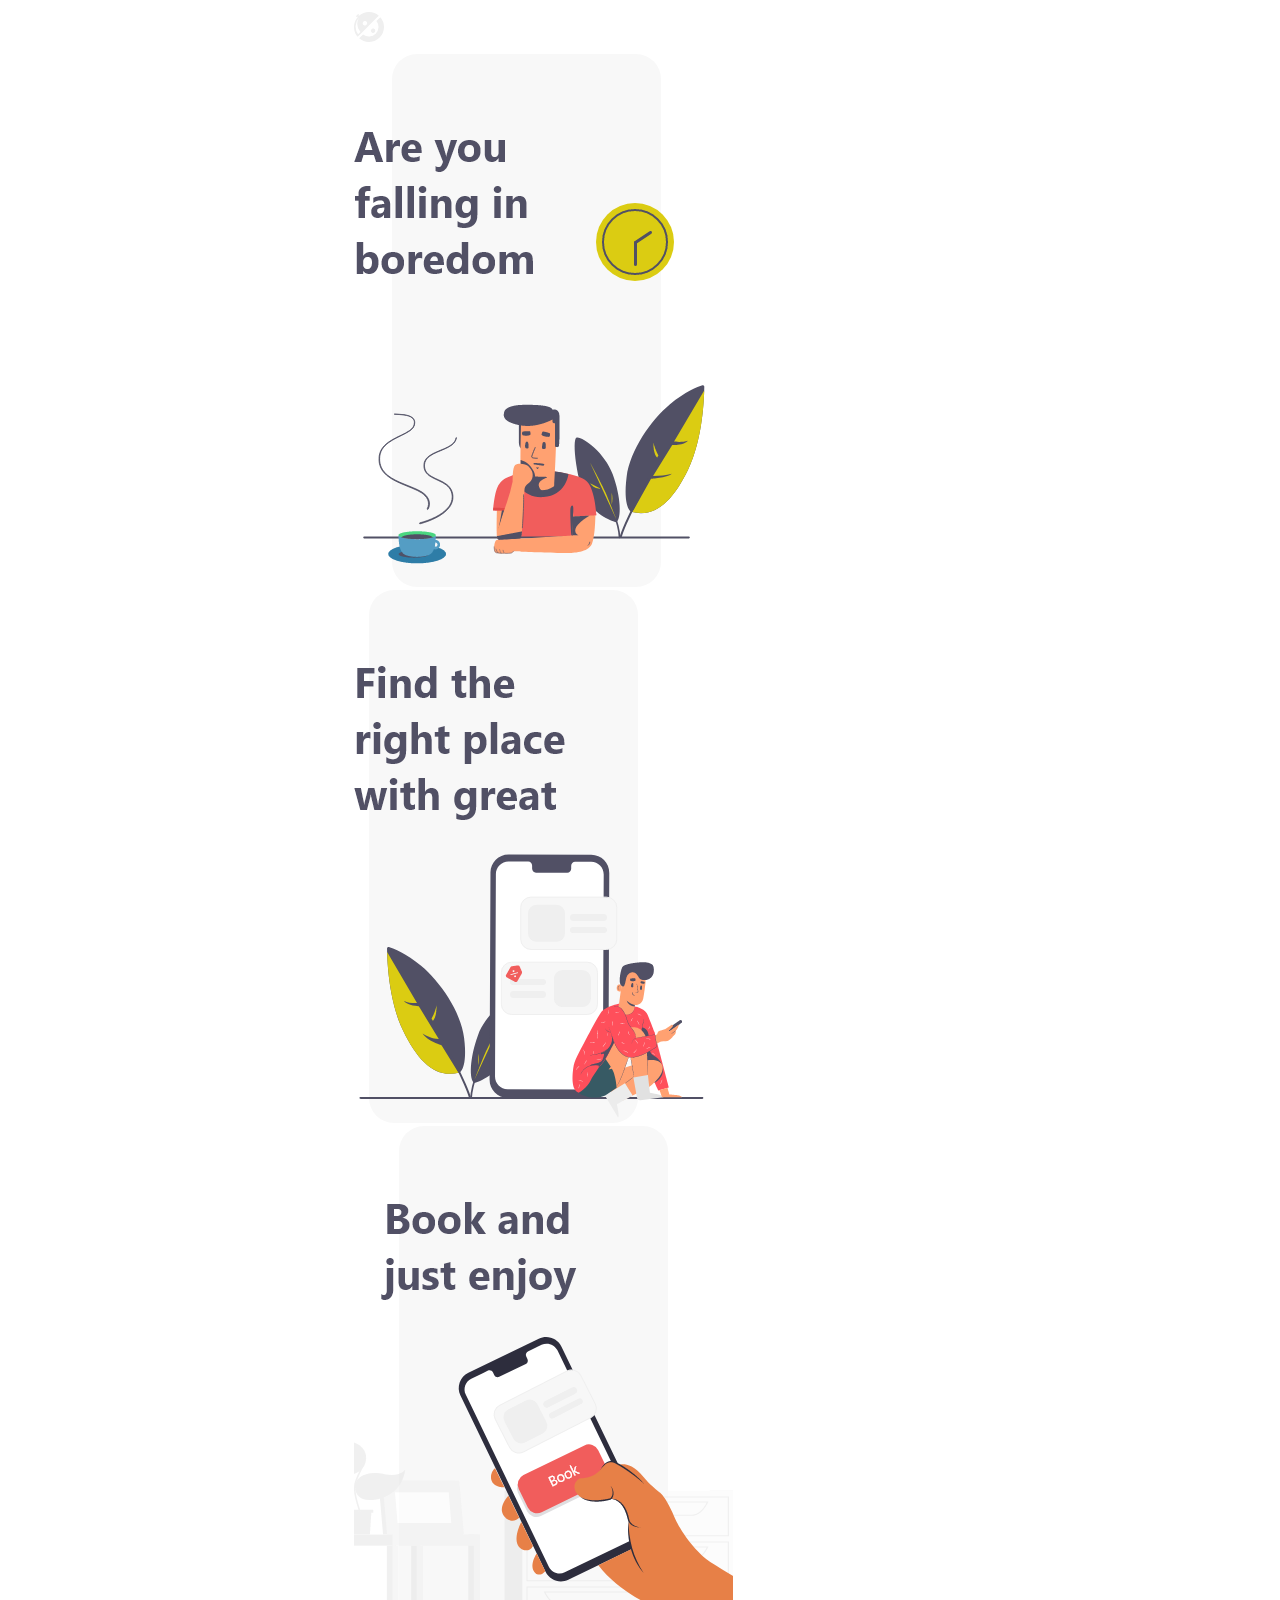
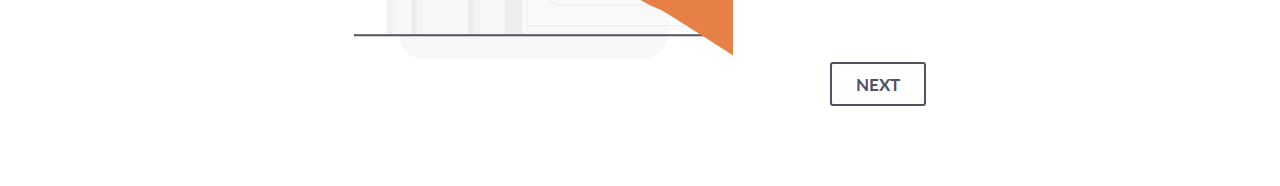
<file: index.html>
<!DOCTYPE html>
<html lang="en">
  <head>
    <title>JoyOut | Diner app</title>
    <meta charset="UTF-8" />
    <meta name="viewport" content="width=device-width, initial-scale=1.0" />
    <link
      href="https://fonts.googleapis.com/css2?family=Lato:wght@300;400;700;900&display=swap"
      rel="stylesheet"
    />
    <link rel="stylesheet" href="./assets/css/style.css" />
  </head>
  <body>
    <!-- Header -->
    <header>
      <div class="mainContainer flex flex_align-center">
        <img
          src="./assets/img/joyout-white-icon.svg"
          alt="Joyout white logo icon"
          class="joyout-white-logo"
        />
      </div>
    </header>

    <!-- Welcome -->
    <section id="welcomeScreens" class="mainContainer">
      <div class="screens">
        <div class="screen active" data-screen-index="1">
          <img
            src="./assets/img/welcome/screen1.png"
            alt="First welcome screen"
          />
        </div>
        <div class="screen" data-screen-index="2">
          <img
            src="./assets/img/welcome/screen2.png"
            alt="First welcome screen"
          />
        </div>
        <div class="screen" data-screen-index="3">
          <img
            src="./assets/img/welcome/screen3.png"
            alt="First welcome screen"
          />
        </div>
      </div>
      <div class="action flex flex_align-center flex_justify-between">
        <div class="progressBar" data-screen-index="1"><span></span></div>
        <button class="btn outlineBtn" onclick="renderNextWelcomeScreen(event)">
          NEXT
        </button>
      </div>
    </section>

    <script>
      function renderNextWelcomeScreen() {
        const activeScreen = document.querySelector('.screen.active');
        const progressBar = document.querySelector('.progressBar span');
        const activeIndex = parseInt(
          activeScreen.getAttribute('data-screen-index')
        );

        let nextIndex;
        if (activeIndex < 3) {
          // Hide current screen
          activeScreen.classList.remove('active');
          activeScreen.classList.add('fadeOut');
          // Show next screen
          nextIndex = activeIndex + 1;
          const nextScreen = document.querySelector(
            `.screen[data-screen-index="${nextIndex}"]`
          );
          nextScreen.classList.add('active');
          // Update progressBar
          progressBar.style.transform = `translateX(${activeIndex * 30}px)`;
        } else {
          window.location.pathname = '/login.html';
        }
      }
    </script>
  </body>
</html>
</file>
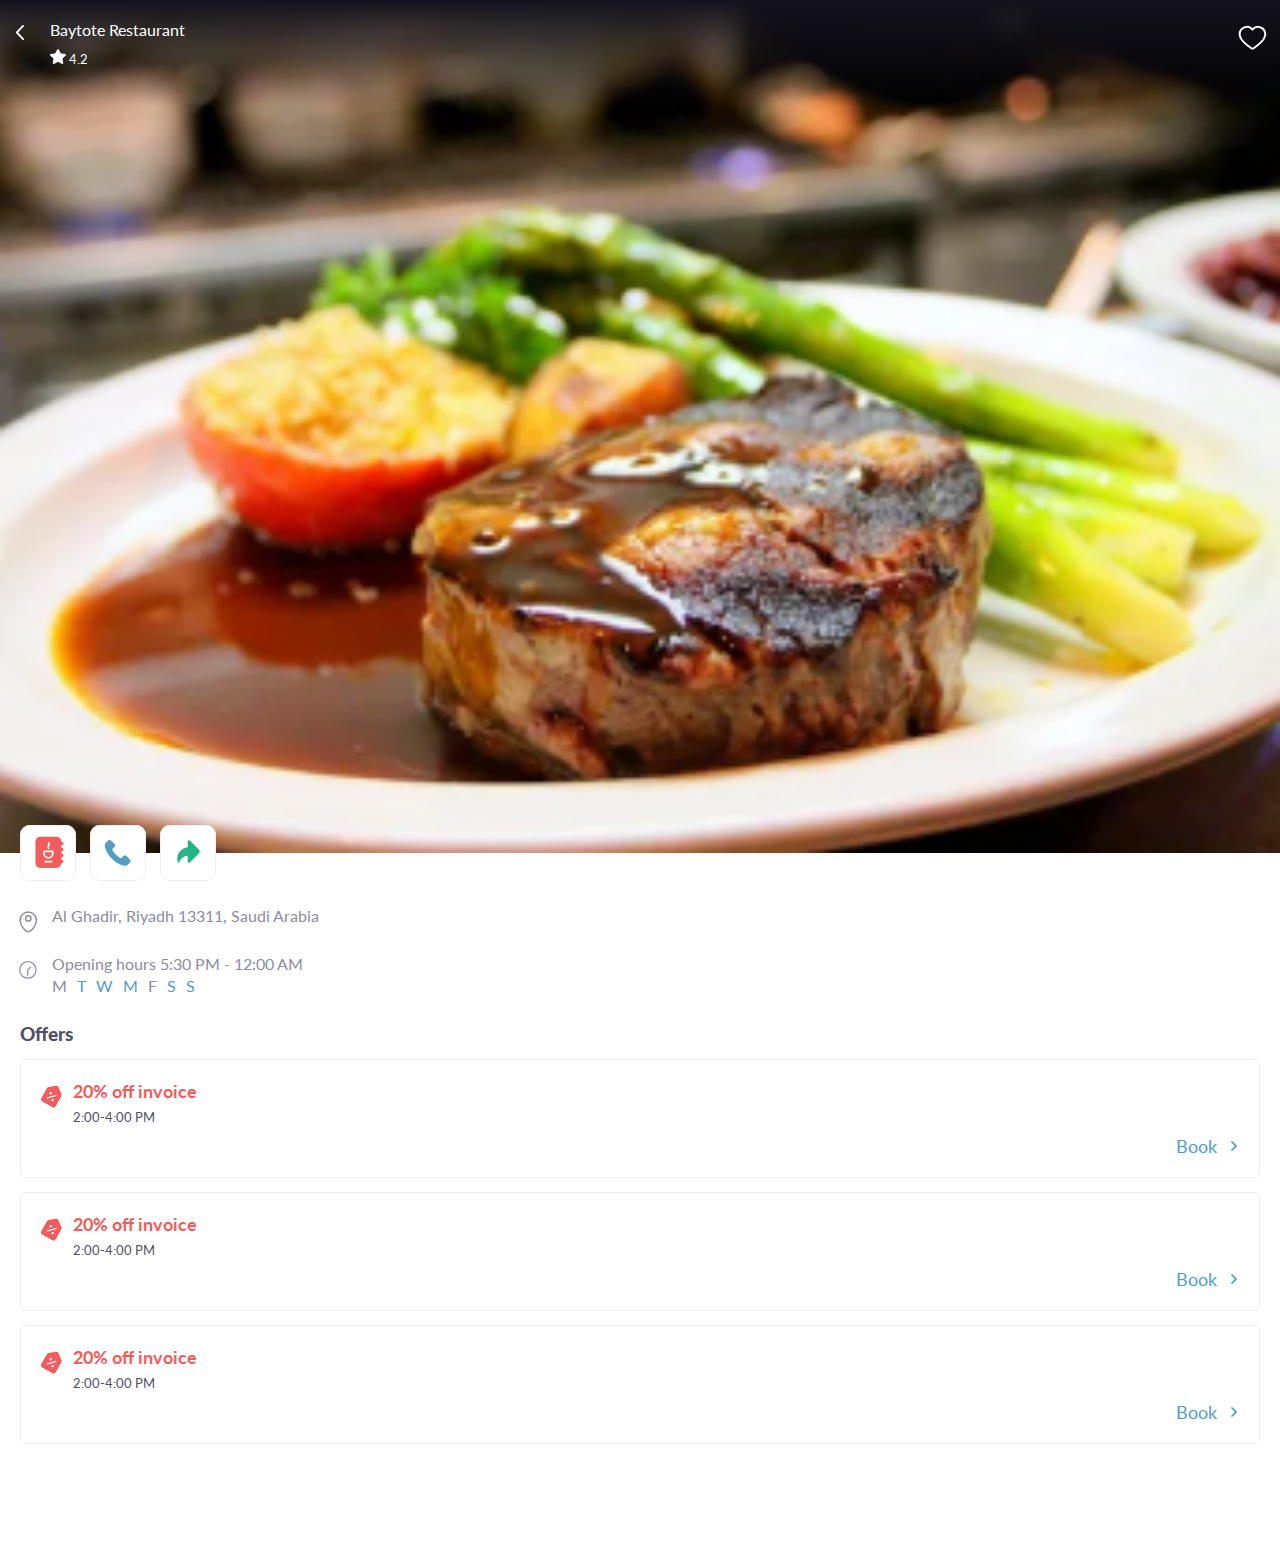
<file: details.html>
<!DOCTYPE html>
<html lang="en">
  <head>
    <title>JoyOut | Diner app</title>
    <meta charset="UTF-8" />
    <meta name="viewport" content="width=device-width, initial-scale=1.0" />
    <link
      href="https://fonts.googleapis.com/css2?family=Lato:wght@300;400;700;900&display=swap"
      rel="stylesheet"
    />
    <link rel="stylesheet" href="./assets/css/style.css" />
  </head>
  <body>
    <!-- restaurant cover -->
    <div class="restaurant-details_cover">
      <div class="top-row">
        <div class="left flex flex_align-start">
          <div class="back-arrow">
            <img
              src="./assets/img/icons/back-arrow.svg"
              alt="back arrow icon"
            />
          </div>
          <div class="flex flex_dir-col">
            <div class="name">Baytote Restaurant</div>
            <div class="rate">
              <img
                src="./assets/img/icons/white-star.svg"
                alt="White star icon"
              />
              <span>4.2</span>
            </div>
          </div>
        </div>
        <div class="right">
          <div class="favourite">
            <img src="./assets/img/icons/heart.svg" alt="Heart icon" />
          </div>
        </div>
      </div>
      <div class="cover">
        <img
          src="./assets/img/restaurant-covers/1.png"
          alt="Restaurant cover"
        />
      </div>

      <div class="icons">
        <img src="./assets/img/icons/menu.svg" alt="menu icon" />
        <img src="./assets/img/icons/phone.svg" alt="phone icon" />
        <img src="./assets/img/icons/share.svg" alt="share icon" />
      </div>
    </div>

    <!-- Information like address and opening hours -->
    <div class="restaurant-details_info">
      <div class="address">
        <img
          src="./assets/img/icons/location-outline.svg"
          alt="location-outline icon"
        />
        <p>Al Ghadir, Riyadh 13311, Saudi Arabia</p>
      </div>
      <div class="opening-hours">
        <img src="./assets/img/icons/clock.svg" alt="clock icon" />
        <div>
          <p>Opening hours 5:30 PM - 12:00 AM</p>
          <div class="days">
            <span>M</span>
            <span class="active">T</span>
            <span class="active">W</span>
            <span class="active">M</span>
            <span>F</span>
            <span class="active">S</span>
            <span class="active">S</span>
          </div>
        </div>
      </div>
    </div>

    <!-- Offer list -->
    <div class="restaurant-details_offers">
      <h3>Offers</h3>
      <ul>
        <!-- Offer list item -->
        <li>
          <div class="flex">
            <img
              src="./assets/img/icons/navbar/discover-active.svg"
              alt="discount icon"
              class="discount-icon"
            />
            <div class="content">
              <div class="name">20% off invoice</div>
              <small class="hours">2:00-4:00 PM</small>
            </div>
          </div>
          <div class="flex flex_justify-end">
            <button class="book-btn">
              <span>Book</span>
              <img
                src="./assets/img/icons/right-arrow.svg"
                alt="right-arrow icon"
              />
            </button>
          </div>
        </li>
        <!-- Offer list item -->
        <li>
          <div class="flex">
            <img
              src="./assets/img/icons/navbar/discover-active.svg"
              alt="discount icon"
              class="discount-icon"
            />
            <div class="content">
              <div class="name">20% off invoice</div>
              <small class="hours">2:00-4:00 PM</small>
            </div>
          </div>
          <div class="flex flex_justify-end">
            <button class="book-btn">
              <span>Book</span>
              <img
                src="./assets/img/icons/right-arrow.svg"
                alt="right-arrow icon"
              />
            </button>
          </div>
        </li>
        <!-- Offer list item -->
        <li>
          <div class="flex">
            <img
              src="./assets/img/icons/navbar/discover-active.svg"
              alt="discount icon"
              class="discount-icon"
            />
            <div class="content">
              <div class="name">20% off invoice</div>
              <small class="hours">2:00-4:00 PM</small>
            </div>
          </div>
          <div class="flex flex_justify-end">
            <button class="book-btn">
              <span>Book</span>
              <img
                src="./assets/img/icons/right-arrow.svg"
                alt="right-arrow icon"
              />
            </button>
          </div>
        </li>
      </ul>
    </div>
  </body>
</html>
</file>
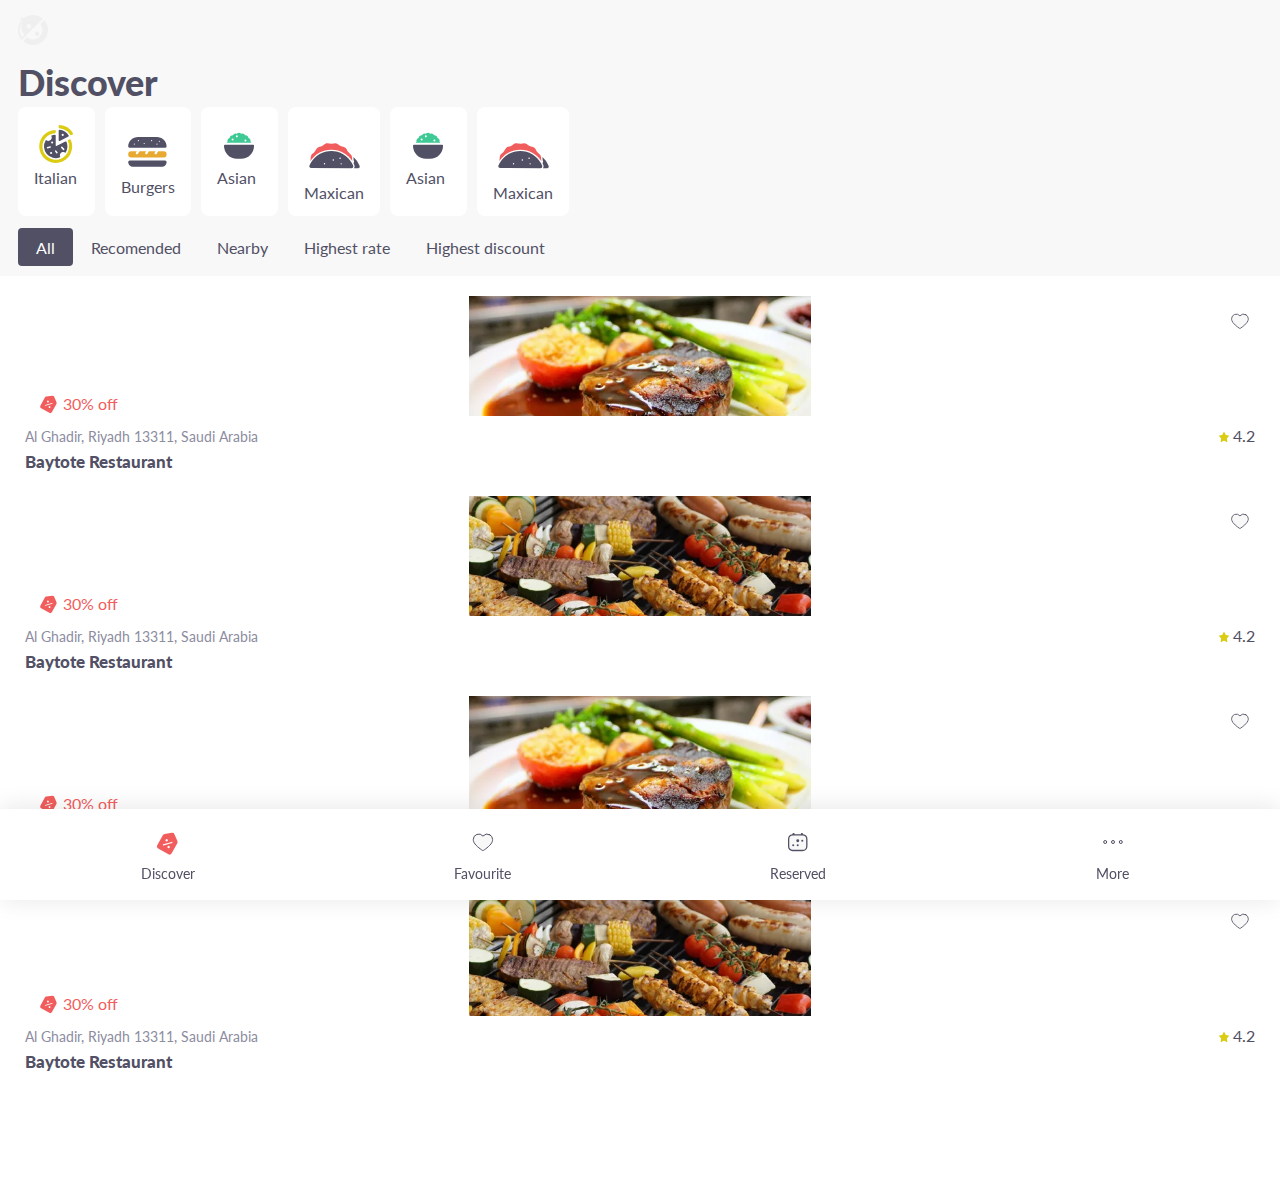
<file: discover.html>
<!DOCTYPE html>
<html lang="en">
  <head>
    <title>JoyOut | Diner app</title>
    <meta charset="UTF-8" />
    <meta name="viewport" content="width=device-width, initial-scale=1.0" />
    <link
      href="https://fonts.googleapis.com/css2?family=Lato:wght@300;400;700;900&display=swap"
      rel="stylesheet"
    />
    <link rel="stylesheet" href="./assets/css/style.css" />
  </head>
  <body>
    <!-- Discover header elements -->
    <div class="discover-header_top">
      <img
        src="./assets/img/joyout-white-icon.svg"
        alt="Joyout white logo icon"
        class="joyout-white-logo"
      />
    </div>
    <!-- Discover title -->
    <h1 class="discover-header_title">Discover</h1>
    <!-- Discover filters -->
    <div class="discover-header_filters">
      <ul>
        <li class="filter-item">
          <img
            src="./assets/img/icons/filters/italian.svg"
            alt="Italian food icon"
          />
          <span>Italian</span>
        </li>
        <li class="filter-item">
          <img
            src="./assets/img/icons/filters/burgers.svg"
            alt="burgers food icon"
          />
          <span>Burgers</span>
        </li>
        <li class="filter-item">
          <img
            src="./assets/img/icons/filters/asian.svg"
            alt="asian food icon"
          />
          <span>Asian</span>
        </li>
        <li class="filter-item">
          <img
            src="./assets/img/icons/filters/maxican.svg"
            alt="maxican food icon"
          />
          <span>Maxican</span>
        </li>

        <li class="filter-item">
          <img
            src="./assets/img/icons/filters/asian.svg"
            alt="asian food icon"
          />
          <span>Asian</span>
        </li>
        <li class="filter-item">
          <img
            src="./assets/img/icons/filters/maxican.svg"
            alt="maxican food icon"
          />
          <span>Maxican</span>
        </li>
      </ul>
    </div>
    <!-- Discover tabs -->
    <div class="discover-header_tabs">
      <ul>
        <li class="active">All</li>
        <li>Recomended</li>
        <li>Nearby</li>
        <li>Highest rate</li>
        <li>Highest discount</li>
      </ul>
    </div>

    <!-- Restaurants List -->
    <div class="restaurants-list">
      <!-- Restaurant card component -->
      <a href="/details.html" class="restaurant-card">
        <div class="restaurant-cover">
          <!-- Favourite icon -->
          <div class="favourite-icon">
            <img
              src="./assets/img/icons/navbar/favourite.svg"
              alt="favourite icon"
            />
          </div>
          <!-- Cover -->
          <div class="cover">
            <img
              src="./assets/img/restaurant-covers/1.png"
              alt="Restaurant cover"
            />
          </div>
          <!-- Discount -->
          <div class="discount">
            <img
              src="./assets/img/icons/navbar/discover-active.svg"
              alt="discover active icon"
            />
            <span>30% off</span>
          </div>
        </div>
        <div class="restaurant-content">
          <div class="flex flex_justify-between">
            <p>Al Ghadir, Riyadh 13311, Saudi Arabia</p>
            <div class="rate">
              <img src="./assets/img/icons/star.svg" alt="star icon" />
              <span>4.2</span>
            </div>
          </div>
          <h2 class="restaurant-name">Baytote Restaurant</h2>
        </div>
      </a>
      <!-- Restaurant card component -->
      <a href="/details.html" class="restaurant-card">
        <div class="restaurant-cover">
          <!-- Favourite icon -->
          <div class="favourite-icon">
            <img
              src="./assets/img/icons/navbar/favourite.svg"
              alt="favourite icon"
            />
          </div>
          <!-- Cover -->
          <div class="cover">
            <img
              src="./assets/img/restaurant-covers/2.png"
              alt="Restaurant cover"
            />
          </div>
          <!-- Discount -->
          <div class="discount">
            <img
              src="./assets/img/icons/navbar/discover-active.svg"
              alt="discover active icon"
            />
            <span>30% off</span>
          </div>
        </div>
        <div class="restaurant-content">
          <div class="flex flex_justify-between">
            <p>Al Ghadir, Riyadh 13311, Saudi Arabia</p>
            <div class="rate">
              <img src="./assets/img/icons/star.svg" alt="star icon" />
              <span>4.2</span>
            </div>
          </div>
          <h2 class="restaurant-name">Baytote Restaurant</h2>
        </div>
      </a>
      <!-- Restaurant card component -->
      <a href="/details.html" class="restaurant-card">
        <div class="restaurant-cover">
          <!-- Favourite icon -->
          <div class="favourite-icon">
            <img
              src="./assets/img/icons/navbar/favourite.svg"
              alt="favourite icon"
            />
          </div>
          <!-- Cover -->
          <div class="cover">
            <img
              src="./assets/img/restaurant-covers/1.png"
              alt="Restaurant cover"
            />
          </div>
          <!-- Discount -->
          <div class="discount">
            <img
              src="./assets/img/icons/navbar/discover-active.svg"
              alt="discover active icon"
            />
            <span>30% off</span>
          </div>
        </div>
        <div class="restaurant-content">
          <div class="flex flex_justify-between">
            <p>Al Ghadir, Riyadh 13311, Saudi Arabia</p>
            <div class="rate">
              <img src="./assets/img/icons/star.svg" alt="star icon" />
              <span>4.2</span>
            </div>
          </div>
          <h2 class="restaurant-name">Baytote Restaurant</h2>
        </div>
      </a>
      <!-- Restaurant card component -->
      <a href="/details.html" class="restaurant-card">
        <div class="restaurant-cover">
          <!-- Favourite icon -->
          <div class="favourite-icon">
            <img
              src="./assets/img/icons/navbar/favourite.svg"
              alt="favourite icon"
            />
          </div>
          <!-- Cover -->
          <div class="cover">
            <img
              src="./assets/img/restaurant-covers/2.png"
              alt="Restaurant cover"
            />
          </div>
          <!-- Discount -->
          <div class="discount">
            <img
              src="./assets/img/icons/navbar/discover-active.svg"
              alt="discover active icon"
            />
            <span>30% off</span>
          </div>
        </div>
        <div class="restaurant-content">
          <div class="flex flex_justify-between">
            <p>Al Ghadir, Riyadh 13311, Saudi Arabia</p>
            <div class="rate">
              <img src="./assets/img/icons/star.svg" alt="star icon" />
              <span>4.2</span>
            </div>
          </div>
          <h2 class="restaurant-name">Baytote Restaurant</h2>
        </div>
      </a>
    </div>

    <div class="navbar">
      <ul>
        <li>
          <a href="#">
            <img
              src="./assets/img/icons/navbar/discover-active.svg"
              alt="Discover icon"
            />
            <span>Discover</span>
          </a>
        </li>
        <li>
          <a href="/favourite.html">
            <img
              src="./assets/img/icons/navbar/favourite.svg"
              alt="Favourite icon"
            />
            <span>Favourite</span>
          </a>
        </li>
        <li>
          <a href="/reserved.html">
            <img
              src="./assets/img/icons/navbar/reserved.svg"
              alt="Reserved icon"
            />
            <span>Reserved</span>
          </a>
        </li>
        <li>
          <a href="#" disabled>
            <img src="./assets/img/icons/navbar/more.svg" alt="dots icon" />
            <span>More</span>
          </a>
        </li>
      </ul>
    </div>
  </body>
</html>
</file>
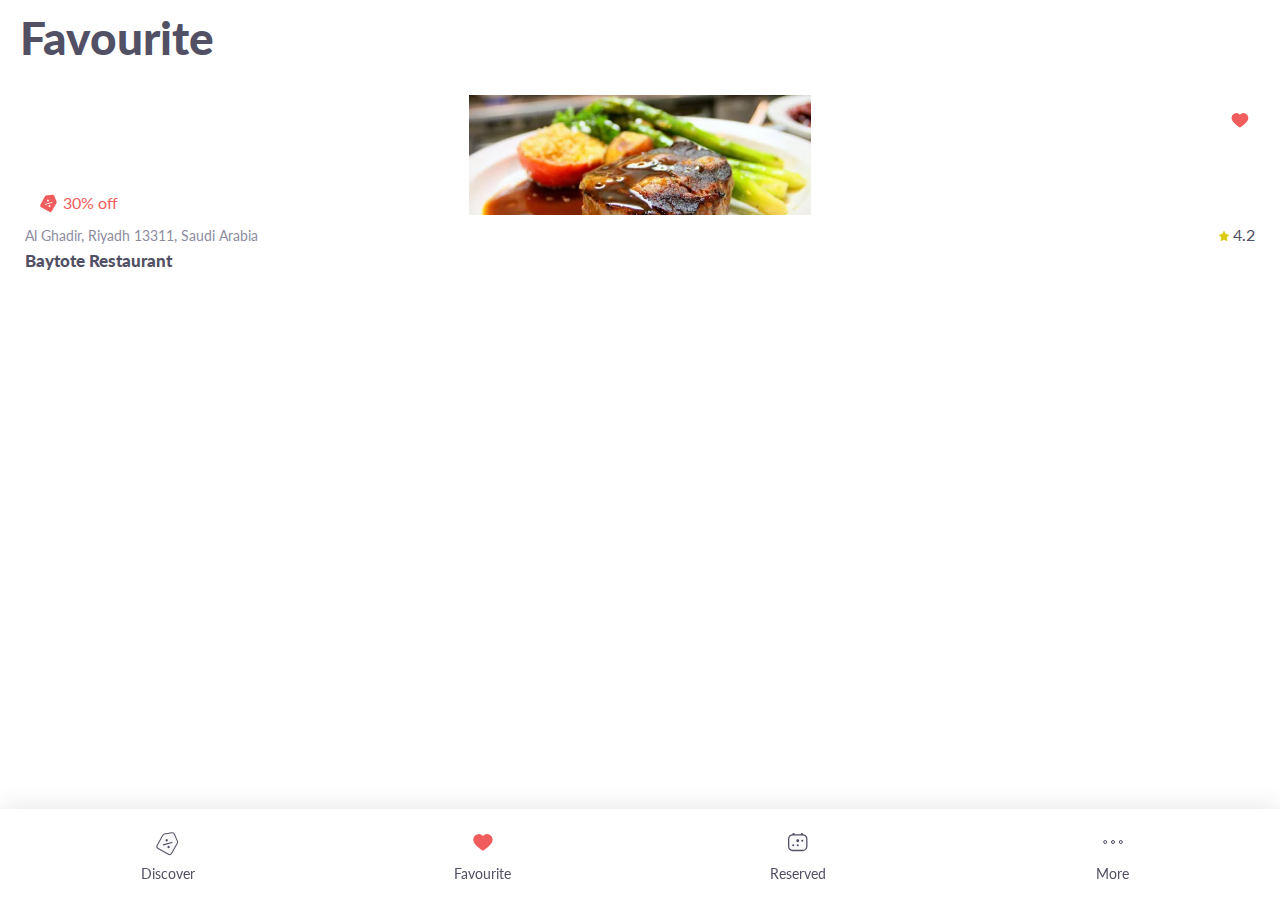
<file: favourite.html>
<!DOCTYPE html>
<html lang="en">
  <head>
    <title>JoyOut | Diner app</title>
    <meta charset="UTF-8" />
    <meta name="viewport" content="width=device-width, initial-scale=1.0" />
    <link
      href="https://fonts.googleapis.com/css2?family=Lato:wght@300;400;700;900&display=swap"
      rel="stylesheet"
    />
    <link rel="stylesheet" href="./assets/css/style.css" />
  </head>
  <body>
    <!-- Page title -->
    <h1 class="page-title">Favourite</h1>
    <!-- Restaurants List -->
    <div class="restaurants-list">
      <!-- Restaurant card component -->
      <a href="/details.html" class="restaurant-card">
        <div class="restaurant-cover">
          <!-- Favourite icon -->
          <div class="favourite-icon">
            <img
              src="./assets/img/icons/navbar/favourite-active.svg"
              alt="favourite icon"
            />
          </div>
          <!-- Cover -->
          <div class="cover">
            <img
              src="./assets/img/restaurant-covers/1.png"
              alt="Restaurant cover"
            />
          </div>
          <!-- Discount -->
          <div class="discount">
            <img
              src="./assets/img/icons/navbar/discover-active.svg"
              alt="discover active icon"
            />
            <span>30% off</span>
          </div>
        </div>
        <div class="restaurant-content">
          <div class="flex flex_justify-between">
            <p>
              Al Ghadir, Riyadh 13311, Saudi Arabia
            </p>
            <div class="rate">
              <img src="./assets/img/icons/star.svg" alt="star icon" />
              <span>4.2</span>
            </div>
          </div>
          <h2 class="restaurant-name">Baytote Restaurant</h2>
        </div>
      </a>
    </div>

    <div class="navbar">
      <ul>
        <li>
          <a href="/discover.html">
            <img
              src="./assets/img/icons/navbar/discover.svg"
              alt="Discover icon"
            />
            <span>Discover</span>
          </a>
        </li>
        <li>
          <a href="#">
            <img
              src="./assets/img/icons/navbar/favourite-active.svg"
              alt="Favourite icon"
            />
            <span>Favourite</span>
          </a>
        </li>
        <li>
          <a href="/reserved.html">
            <img
              src="./assets/img/icons/navbar/reserved.svg"
              alt="Reserved icon"
            />
            <span>Reserved</span>
          </a>
        </li>
        <li>
          <a href="#" disabled>
            <img src="./assets/img/icons/navbar/more.svg" alt="dots icon" />
            <span>More</span>
          </a>
        </li>
      </ul>
    </div>
  </body>
</html>
</file>
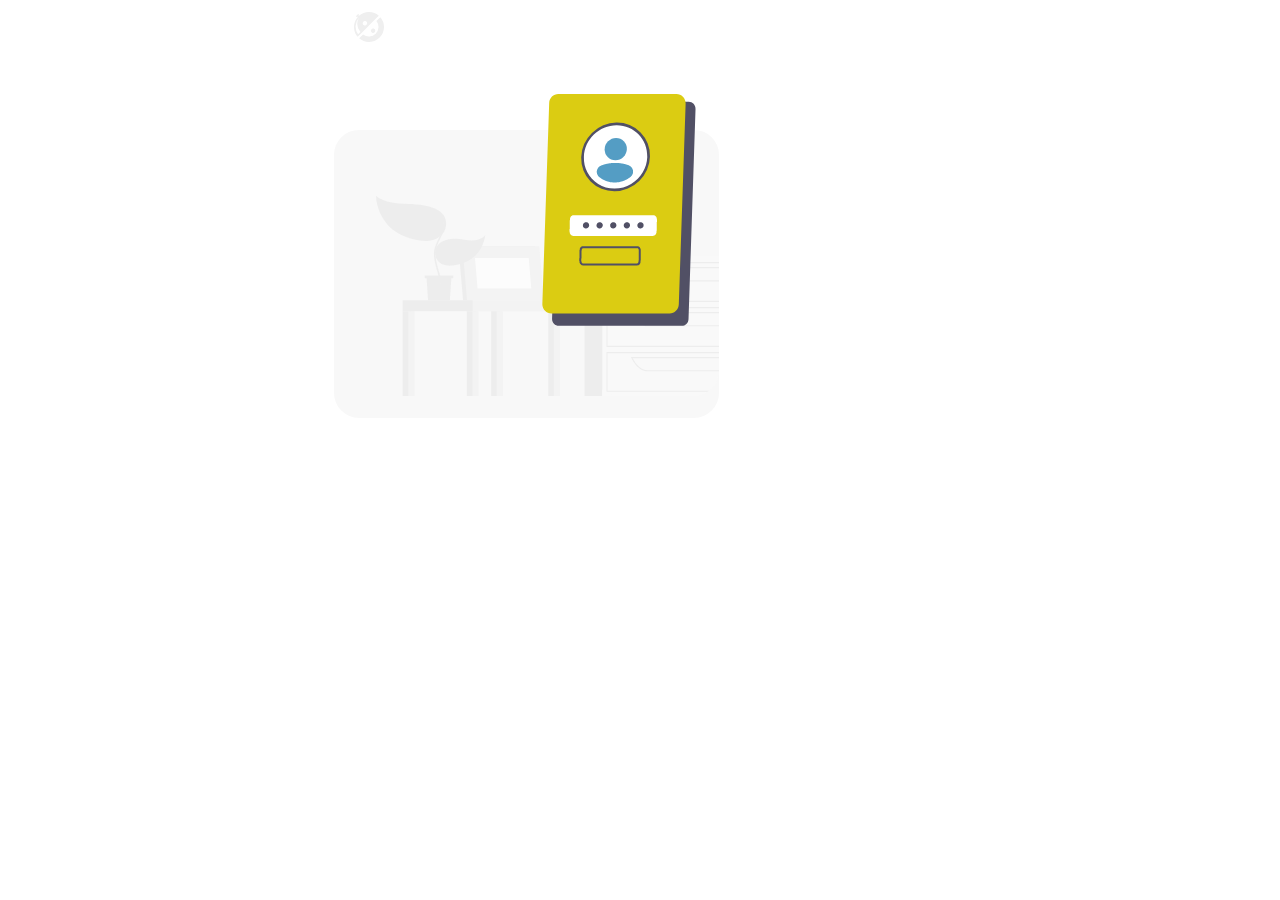
<file: login.html>
<!DOCTYPE html>
<html lang="en">
  <head>
    <title>JoyOut | Diner app</title>
    <meta charset="UTF-8" />
    <meta name="viewport" content="width=device-width, initial-scale=1.0" />
    <link
      href="https://fonts.googleapis.com/css2?family=Lato:wght@300;400;700;900&display=swap"
      rel="stylesheet"
    />
    <link rel="stylesheet" href="./assets/css/style.css" />
  </head>
  <body>
    <!-- Header -->
    <header>
      <div class="mainContainer flex flex_align-center">
        <img
          src="./assets/img/joyout-white-icon.svg"
          alt="Joyout white logo icon"
          class="joyout-white-logo"
        />
      </div>
    </header>

    <section id="login" class="mainContainer">
      <img src="./assets/img/login-bg.png" alt="Login Illustration" />
      <div id="phoneNumber">
        <h1>Login</h1>
        <div class="formGroup">
          <label
            >Phone number <span class="warning">Invalid number</span>
          </label>
          <div class="formField flex">
            <div class="countryCode">+966</div>
            <input type="tel" />
          </div>
        </div>
        <div class="flex flex_justify-end">
          <button class="btn primaryBtn" onclick="sendPhoneNumber(event)">
            SEND
          </button>
        </div>
      </div>
      <div id="otp">
        <h1>Enter Code</h1>
        <div class="formGroup">
          <label>OTP</label>
          <div class="formField otp_grid">
            <input type="text" maxlength="1" />
            <input type="text" maxlength="1" />
            <input type="text" maxlength="1" />
            <input type="text" maxlength="1" />
          </div>
        </div>
        <div class="flex flex_justify-end">
          <a href="/discover.html" class="btn primaryBtn">
            SUBMIT
          </a>
        </div>
      </div>
    </section>

    <script>
      function sendPhoneNumber(e) {
        const phoneNumberStep = document.querySelector('#phoneNumber');
        const otpStep = document.querySelector('#otp');
        e.target.classList.add('loading');
        setTimeout(() => {
          phoneNumberStep.style.display = 'none';
          otpStep.style.display = 'block';
        }, 1500);
      }
    </script>
  </body>
</html>
</file>
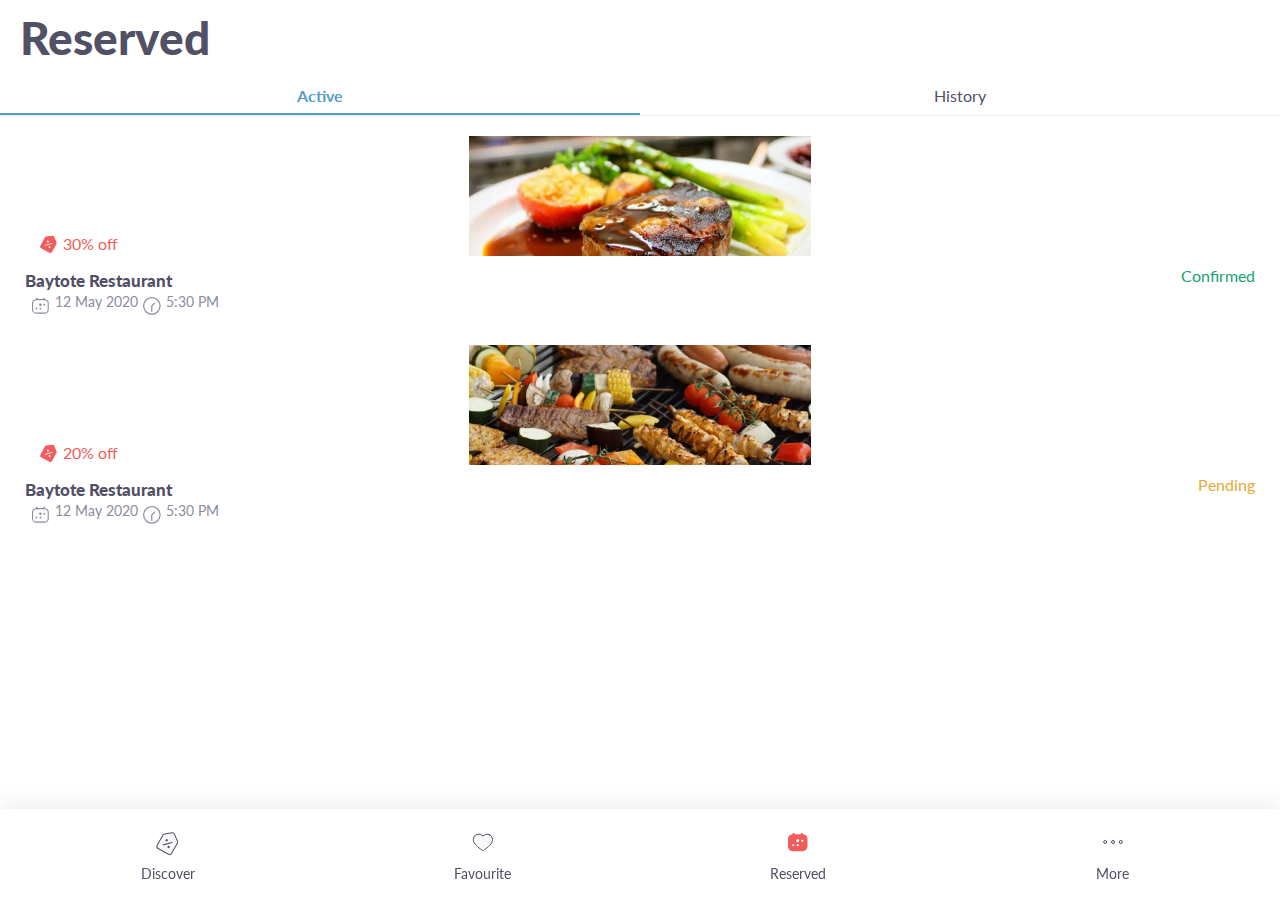
<file: reserved.html>
<!DOCTYPE html>
<html lang="en">
  <head>
    <title>JoyOut | Diner app</title>
    <meta charset="UTF-8" />
    <meta name="viewport" content="width=device-width, initial-scale=1.0" />
    <link
      href="https://fonts.googleapis.com/css2?family=Lato:wght@300;400;700;900&display=swap"
      rel="stylesheet"
    />
    <link rel="stylesheet" href="./assets/css/style.css" />
  </head>
  <body>
    <!-- Page title -->
    <h1 class="page-title">Reserved</h1>

    <div class="reserved-tabs">
      <div class="tab active">Active</div>
      <div class="tab">History</div>
      <div class="active-underline"></div>
    </div>

    <!-- Restaurants List -->
    <div class="restaurants-list">
      <!-- Restaurant card component -->
      <a href="/details.html" class="restaurant-card">
        <div class="restaurant-cover">
          <!-- Cover -->
          <div class="cover">
            <img
              src="./assets/img/restaurant-covers/1.png"
              alt="Restaurant cover"
            />
          </div>
          <!-- Discount -->
          <div class="discount">
            <img
              src="./assets/img/icons/navbar/discover-active.svg"
              alt="discover active icon"
            />
            <span>30% off</span>
          </div>
        </div>
        <div class="restaurant-content">
          <div class="flex flex_justify-between">
            <h2 class="restaurant-name">Baytote Restaurant</h2>
            <div class="reservation-status confirmed">Confirmed</div>
          </div>
          <div class="date-time flex">
            <img src="./assets/img/icons/calender.svg" alt="calender icon" />
            <p>12 May 2020</p>
            <img src="./assets/img/icons/clock.svg" alt="clock icon" />
            <p>5:30 PM</p>
          </div>
        </div>
      </a>
      <!-- Restaurant card component -->
      <a href="/details.html" class="restaurant-card">
        <div class="restaurant-cover">
          <!-- Cover -->
          <div class="cover">
            <img
              src="./assets/img/restaurant-covers/2.png"
              alt="Restaurant cover"
            />
          </div>
          <!-- Discount -->
          <div class="discount">
            <img
              src="./assets/img/icons/navbar/discover-active.svg"
              alt="discover active icon"
            />
            <span>20% off</span>
          </div>
        </div>
        <div class="restaurant-content">
          <div class="flex flex_justify-between">
            <h2 class="restaurant-name">Baytote Restaurant</h2>
            <div class="reservation-status pending">Pending</div>
          </div>
          <div class="date-time flex">
            <img src="./assets/img/icons/calender.svg" alt="calender icon" />
            <p>12 May 2020</p>
            <img src="./assets/img/icons/clock.svg" alt="clock icon" />
            <p>5:30 PM</p>
          </div>
        </div>
      </a>
    </div>

    <div class="navbar">
      <ul>
        <li>
          <a href="/discover.html">
            <img
              src="./assets/img/icons/navbar/discover.svg"
              alt="Discover icon"
            />
            <span>Discover</span>
          </a>
        </li>
        <li>
          <a href="/favourite.html">
            <img
              src="./assets/img/icons/navbar/favourite.svg"
              alt="Favourite icon"
            />
            <span>Favourite</span>
          </a>
        </li>
        <li>
          <a href="#">
            <img
              src="./assets/img/icons/navbar/reserved-active.svg"
              alt="Reserved icon"
            />
            <span>Reserved</span>
          </a>
        </li>
        <li>
          <a href="#" disabled>
            <img src="./assets/img/icons/navbar/more.svg" alt="dots icon" />
            <span>More</span>
          </a>
        </li>
      </ul>
    </div>
  </body>
</html>
</file>
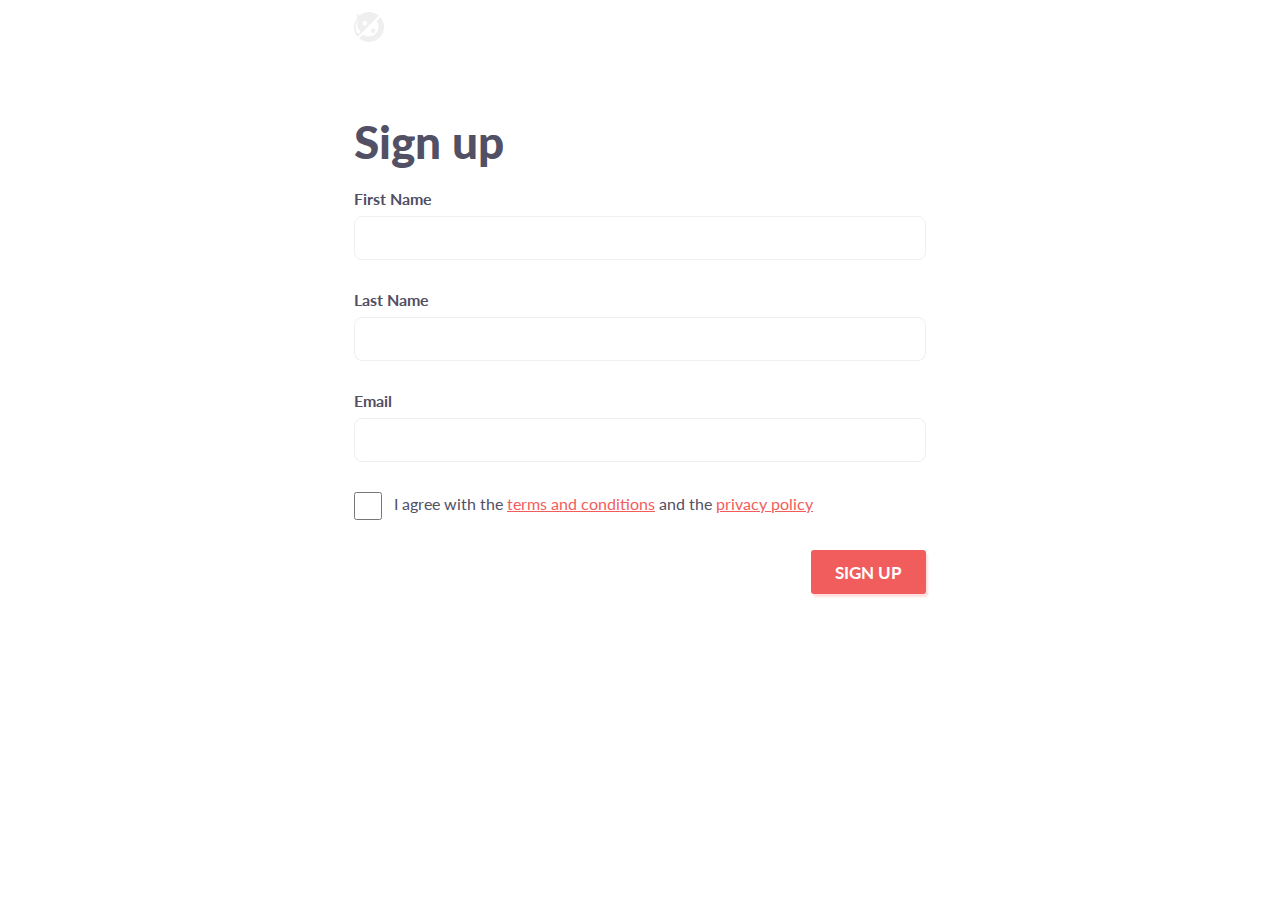
<file: signup.html>
<!DOCTYPE html>
<html lang="en">
  <head>
    <title>JoyOut | Diner app</title>
    <meta charset="UTF-8" />
    <meta name="viewport" content="width=device-width, initial-scale=1.0" />
    <link
      href="https://fonts.googleapis.com/css2?family=Lato:wght@300;400;700;900&display=swap"
      rel="stylesheet"
    />
    <link rel="stylesheet" href="./assets/css/style.css" />
  </head>
  <body>
    <!-- Header -->
    <header>
      <div class="mainContainer flex flex_align-center">
        <img
          src="./assets/img/joyout-white-icon.svg"
          alt="Joyout white logo icon"
          class="joyout-white-logo"
        />
      </div>
    </header>

    <section id="signup" class="mainContainer">
      <h1>Sign up</h1>
      <div class="formGroup">
        <label>First Name</label>
        <div class="formField">
          <input type="text" />
        </div>
      </div>
      <div class="formGroup">
        <label>Last Name</label>
        <div class="formField">
          <input type="text" />
        </div>
      </div>
      <div class="formGroup">
        <label>Email</label>
        <div class="formField">
          <input type="email" />
        </div>
      </div>
      <!-- Agree P&P, T&C -->
      <div class="flex accept-terms">
        <input type="checkbox" />
        <p>
          I agree with the
          <a href="#">terms and conditions</a>
          and the
          <a href="#">privacy policy</a>
        </p>
      </div>

      <div class="flex flex_justify-end">
        <a href="/discover.html" class="btn primaryBtn">
          SIGN UP
        </a>
      </div>
    </section>
  </body>
</html>
</file>
<file: assets/css/style.css>
* {
  box-sizing: border-box;
  padding: 0;
  margin: 0;
  border: 0;
  outline: 0;
  max-width: 100%;
  font-family: "Lato", sans-serif;
}

html {
  scroll-behavior: smooth;
}

body {
  background-color: #fff;
  color: #515065;
  font-weight: 400;
  padding-bottom: 80px;
}

header {
  padding: 12px 0;
}

h1 {
  font-size: 46px;
}

h1,
h2,
h3 {
  font-weight: 900;
}

p {
  line-height: 1.5;
}

ul {
  list-style-type: none;
}

input[type=email],
input[type=tel] {
  direction: ltr !important;
}

a {
  text-decoration: none;
  display: inline-block;
  color: #515065;
}

img {
  max-width: 100%;
}

.mainContainer {
  max-width: 600px;
  width: 100%;
  margin: auto;
  padding: 0 14px;
}

.flex {
  display: flex;
}
.flex.flex_wrap {
  flex-wrap: wrap;
}
.flex.flex_dir-col {
  flex-direction: column;
}
.flex.flex_dir-row {
  flex-direction: row;
}
.flex.flex_center {
  align-items: center;
  justify-content: center;
}
.flex.flex_align-start {
  align-items: flex-start;
}
.flex.flex_align-end {
  align-items: flex-end;
}
.flex.flex_align-center {
  align-items: center;
}
.flex.flex_justify-between {
  justify-content: space-between;
}
.flex.flex_justify-end {
  justify-content: flex-end;
}

.page-title {
  padding: 10px 20px;
}

.reserved-tabs {
  display: flex;
  position: relative;
  border-bottom: 1px solid #efefef;
}
.reserved-tabs .tab {
  height: 40px;
  display: flex;
  align-items: center;
  justify-content: center;
  font-size: 16px;
  flex: 1;
}
.reserved-tabs .tab.active {
  font-weight: bold;
  color: #549dc4;
}
.reserved-tabs .active-underline {
  position: absolute;
  bottom: 0;
  left: 0;
  height: 2px;
  width: 50%;
  background-color: #549dc4;
}

.btn {
  padding: 0 24px;
  font-size: 17px;
  font-weight: bold;
  border-radius: 3px;
  height: 44px;
  display: flex;
  align-items: center;
  justify-content: center;
  cursor: pointer;
  color: #fff;
}
.btn.primaryBtn {
  background-color: #f15d5c;
  box-shadow: 2px 3px 2px rgba(241, 93, 92, 0.2);
}
.btn.outlineBtn {
  color: #515065;
  background-color: transparent;
  border: 2px solid #515065;
}
.btn.fullWidthBtn {
  width: 100% !important;
}
.btn:disabled {
  background-color: #a8abae;
  cursor: not-allowed;
}
.btn.loading {
  background-image: url("../img/bg-loading-btn.png");
  background-position: 0 0;
  background-repeat: repeat-x;
  background-size: contain;
  pointer-events: none;
  animation: btnLoading 16s linear infinite;
}

@keyframes btnLoading {
  0% {
    background-position: 0 0;
  }
  100% {
    background-position: 1000% 0;
  }
}
#welcome-screens {
  position: relative;
}
#welcome-screens .screens {
  margin: 30px 0;
  position: relative;
  height: 480px;
  overflow: hidden;
}
#welcome-screens .screens .screen {
  position: absolute;
  top: 0;
  left: 0;
  width: 100%;
  height: 100%;
  transform: translateX(100%) scale(0.8);
  display: flex;
  justify-content: flex-end;
  transition: all 0.4s cubic-bezier(0.4, 0, 0.2, 1);
}
#welcome-screens .screens .screen.active {
  transform: translateX(0) scale(1);
}
#welcome-screens .screens .screen.fadeOut {
  transform: translateX(-100%) scale(0.8);
}
#welcome-screens .screens .screen img {
  max-height: 100%;
}
#welcome-screens .action {
  padding: 0 30px;
}
#welcome-screens .progressBar {
  width: 90px;
  height: 4px;
  background-color: #efefef;
  border-radius: 100px;
  position: relative;
  overflow: hidden;
}
#welcome-screens .progressBar span {
  position: absolute;
  top: 0;
  left: 0;
  height: 100%;
  width: 30px;
  background-color: #515065;
  transition: all 0.4s cubic-bezier(0.4, 0, 0.2, 1);
}

#login {
  padding-top: 40px;
}
#login img {
  transform: translateX(-20px);
}
#login #phoneNumber,
#login #otp {
  padding: 0 24px;
  transform: translateY(20px);
  opacity: 0;
  animation: fadeInUp 1s ease forwards;
}
#login #otp {
  display: none;
}
#login h1 {
  transform: translateY(-30px);
}

.formGroup {
  margin-bottom: 30px;
}
.formGroup label {
  font-size: 16px;
  font-weight: 700;
  margin-bottom: 8px;
  display: flex;
  align-items: flex-end;
}
.formGroup label span {
  display: none;
  color: #f15d5c;
  margin-left: 8px;
  font-size: 12px;
}
.formGroup .countryCode {
  margin-right: 10px;
  height: 44px;
  background-color: #f7f3f3;
  border: 1px solid #efefef;
  border-radius: 8px;
  padding: 0 12px;
  display: flex;
  align-items: center;
  font-size: 17px;
}
.formGroup .formField.otp_grid {
  display: grid;
  grid-template-columns: repeat(4, 1fr);
  grid-column-gap: 10px;
}
.formGroup .formField.otp_grid input {
  text-align: center;
}
.formGroup .formField input {
  font-size: 17px;
  width: 100%;
  height: 44px;
  border: 1px solid #efefef;
  border-radius: 8px;
  padding: 0 12px;
}
.formGroup .formField input:focus {
  border-color: #549dc4;
}

@keyframes fadeInUp {
  to {
    transform: translateY(0);
    opacity: 1;
  }
}
#signup {
  padding-top: 60px;
}
#signup h1 {
  margin-bottom: 20px;
}
#signup input[type=checkbox] {
  width: 28px;
  height: 28px;
  margin-right: 12px;
}
#signup .accept-terms a {
  color: #f15d5c;
  text-decoration: underline;
}
#signup .btn {
  margin-top: 30px;
}

[class^=discover-header] {
  background-color: #f8f8f8;
  padding-right: 18px;
  padding-left: 18px;
}

.discover-header_top {
  height: 60px;
  display: flex;
  align-items: center;
  position: sticky;
  top: 0;
  z-index: 9;
}
.discover-header_top .location img {
  margin-right: 8px;
}

.discover-header_title {
  font-size: 36px;
}

.discover-header_search {
  position: relative;
}
.discover-header_search input {
  padding: 0 12px 0 40px;
  border-bottom: 1px solid #efefef;
  transition: all 0.1s ease-out;
  width: 100%;
  height: 50px;
  background-color: transparent;
  font-size: 16px;
}
.discover-header_search input:focus {
  border-bottom: 1px solid #549dc4;
}
.discover-header_search img {
  position: absolute;
  top: 50%;
  transform: translateY(-50%);
  left: 32px;
}

.discover-header_filters {
  height: 114px;
  display: flex;
  align-items: center;
}
.discover-header_filters ul {
  display: flex;
  overflow-x: auto;
}
.discover-header_filters ul::-webkit-scrollbar {
  display: none;
}
.discover-header_filters .filter-item {
  background-color: #fff;
  border-radius: 8px;
  display: flex;
  flex-direction: column;
  margin-right: 10px;
  padding: 14px 16px;
}
.discover-header_filters img {
  margin-bottom: 2px;
}

.discover-header_tabs {
  height: 58px;
  display: flex;
  align-items: center;
  position: sticky;
  top: 60px;
  z-index: 9;
}
.discover-header_tabs ul {
  display: flex;
  overflow-x: auto;
}
.discover-header_tabs ul::-webkit-scrollbar {
  display: none;
}
.discover-header_tabs li {
  padding: 0 18px;
  height: 38px;
  display: flex;
  align-items: center;
  border-radius: 4px;
  color: #515065;
  white-space: nowrap;
}
.discover-header_tabs li.active {
  background-color: #515065;
  color: #fff;
}

.restaurants-list {
  padding: 20px 15px;
}

.restaurant-card {
  position: relative;
  margin-bottom: 24px;
  width: 100%;
}
.restaurant-card .restaurant-cover,
.restaurant-card .restaurant-content {
  position: relative;
}
.restaurant-card .restaurant-content {
  padding: 0 10px;
}
.restaurant-card .cover {
  border-radius: 8px;
  height: 120px;
  overflow: hidden;
  position: relative;
  margin-bottom: 10px;
}
.restaurant-card .cover img {
  position: absolute;
  top: 50%;
  left: 50%;
  transform: translate(-50%, -50%);
}
.restaurant-card .discount {
  position: absolute;
  bottom: -4px;
  left: 10px;
  background-color: #fff;
  border-radius: 3px;
  padding: 5px 12px;
  display: flex;
  align-items: center;
  color: #f15d5c;
}
.restaurant-card .discount img {
  width: 24px;
  margin-right: 2px;
}
.restaurant-card .favourite-icon {
  position: absolute;
  top: 10px;
  right: 10px;
  width: 30px;
  height: 30px;
  background-color: #fff;
  border-radius: 50%;
  display: flex;
  align-items: center;
  justify-content: center;
  z-index: 2;
}
.restaurant-card .favourite-icon img {
  width: 26px;
}
.restaurant-card p {
  font-size: 14px;
  color: #8d8c9f;
}
.restaurant-card .restaurant-name {
  font-size: 17px;
  margin-top: 4px;
}
.restaurant-card .reservation-status.confirmed {
  color: #15a271;
}
.restaurant-card .reservation-status.pending {
  color: #e8a931;
}

.navbar {
  position: fixed;
  z-index: 9;
  bottom: 0;
  left: 0;
  width: 100%;
  background-color: #fff;
  box-shadow: 0 -1px 24px rgba(0, 0, 0, 0.1);
}
.navbar ul {
  display: flex;
  padding: 18px 10px;
}
.navbar li {
  flex: 1;
  align-items: center;
}
.navbar a {
  display: flex;
  flex-direction: column;
  align-items: center;
  font-size: 14px;
}
.navbar a img {
  margin-bottom: 8px;
}

.restaurant-details_cover {
  position: relative;
  margin-bottom: 40px;
}
.restaurant-details_cover .cover img {
  width: 100%;
}
.restaurant-details_cover .top-row {
  position: absolute;
  top: 0;
  left: 0;
  width: 100%;
  padding: 20px 0 40px;
  display: flex;
  direction: ltr;
  justify-content: space-between;
  color: #fff;
  background-image: linear-gradient(to bottom, #13121d 0%, rgba(13, 13, 17, 0) 100%);
}
.restaurant-details_cover .top-row .back-arrow {
  padding: 4px 16px;
  margin-right: 10px;
}
.restaurant-details_cover .top-row .name {
  margin-bottom: 10px;
}
.restaurant-details_cover .top-row .rate {
  font-size: 13px;
}
.restaurant-details_cover .top-row .favourite {
  padding: 0 10px;
}
.restaurant-details_cover .icons {
  position: absolute;
  bottom: -28px;
  padding-left: 20px;
}
.restaurant-details_cover .icons img {
  height: 56px;
  margin-right: 10px;
}

.restaurant-details_info .address,
.restaurant-details_info .opening-hours {
  display: flex;
  align-items: flex-start;
  padding: 8px 14px;
  color: #8d8c9f;
}
.restaurant-details_info .address img,
.restaurant-details_info .opening-hours img {
  margin-right: 10px;
  margin-top: 4px;
}
.restaurant-details_info .address span,
.restaurant-details_info .opening-hours span {
  letter-spacing: 6px;
}
.restaurant-details_info .address span.active,
.restaurant-details_info .opening-hours span.active {
  color: #549dc4;
}

.restaurant-details_offers {
  padding: 20px;
}
.restaurant-details_offers li {
  border: 1px solid #efefef;
  padding: 20px 16px;
  border-radius: 6px;
  margin-top: 14px;
}
.restaurant-details_offers li .discount-icon {
  margin-top: -15px;
  margin-right: 6px;
}
.restaurant-details_offers li .name {
  font-size: 18px;
  color: #f15d5c;
  font-weight: bold;
  margin-bottom: 4px;
}
.restaurant-details_offers li .book-btn {
  padding: 0 6px;
  margin-top: 10px;
  background-color: transparent;
  color: #549dc4;
  font-size: 18px;
  display: flex;
  align-items: center;
}
.restaurant-details_offers li .book-btn img {
  margin-left: 14px;
  width: 6px;
}

.modal {
  position: fixed;
  top: 0;
  left: 0;
  width: 100%;
  height: 100%;
  z-index: 99;
  display: none;
}
.modal.show {
  display: block;
}
.modal .modal-layer {
  position: absolute;
  top: 0;
  left: 0;
  width: 100%;
  height: 100%;
  background-color: rgba(81, 80, 101, 0.7);
}
.modal .modal-content {
  background-color: #fff;
  position: relative;
  position: absolute;
  z-index: 99;
  bottom: 0;
  left: 0;
  width: 100%;
  border-radius: 30px 30px 0 0;
  padding: 30px 20px 50px;
  animation: fadeInUp 0.4s cubic-bezier(0, 0, 0.2, 1) forwards;
}
.modal .modal-close {
  position: absolute;
  top: 30px;
  right: 30px;
}
.modal .modal-title {
  font-size: 20px;
  font-weight: bold;
  margin-bottom: 20px;
}
.modal .modal-body {
  max-height: 60vh;
  overflow-y: auto;
}
.modal .modal-body::-webkit-scrollbar {
  display: none;
}
.modal .modal-body section {
  margin-top: 30px;
}
.modal .modal-body .section-title {
  display: flex;
  align-items: center;
  justify-content: space-between;
  margin-bottom: 10px;
}
.modal .modal-body .offer-name {
  display: flex;
  align-items: center;
  color: #f15d5c;
}
.modal .modal-body .offer-name img {
  margin-right: 4px;
}
.modal .modal-body .days span {
  padding: 14px 8px;
  flex: 1;
  display: flex;
  align-items: center;
  justify-content: center;
  font-size: 14px;
  border-radius: 7px;
}
.modal .modal-body .days span.disabled {
  color: #d4d4d4;
  pointer-events: none;
}
.modal .modal-body .days span.active {
  border: 1px solid #549dc4;
}
.modal .modal-body ul.choices {
  display: flex;
  overflow-x: auto;
}
.modal .modal-body ul.choices::-webkit-scrollbar {
  display: none;
}
.modal .modal-body ul.choices li {
  padding: 8px 12px;
  border: 1px solid #efefef;
  border-radius: 7px;
  margin-right: 10px;
  white-space: nowrap;
}
.modal .modal-body ul.choices li.active {
  border-color: #549dc4;
}
.modal .modal-action {
  margin-top: 30px;
}

@keyframes fadeInUp {
  from {
    opacity: 0;
    transform: translateY(100%);
  }
  to {
    opacity: 1;
    transform: translateY(0);
  }
}
body.ar {
  direction: rtl;
}
body.ar #login img {
  transform: translateX(20px);
}
body.ar .formGroup .countryCode {
  margin-right: 0;
  margin-left: 10px;
}
body.ar #signup input[type=checkbox] {
  margin-right: 0;
  margin-left: 12px;
}
body.ar .restaurant-details_offers li .book-btn img {
  transform: rotate(180deg);
  margin-left: 0;
  margin-right: 14px;
}

/*# sourceMappingURL=style.css.map */
</file>
